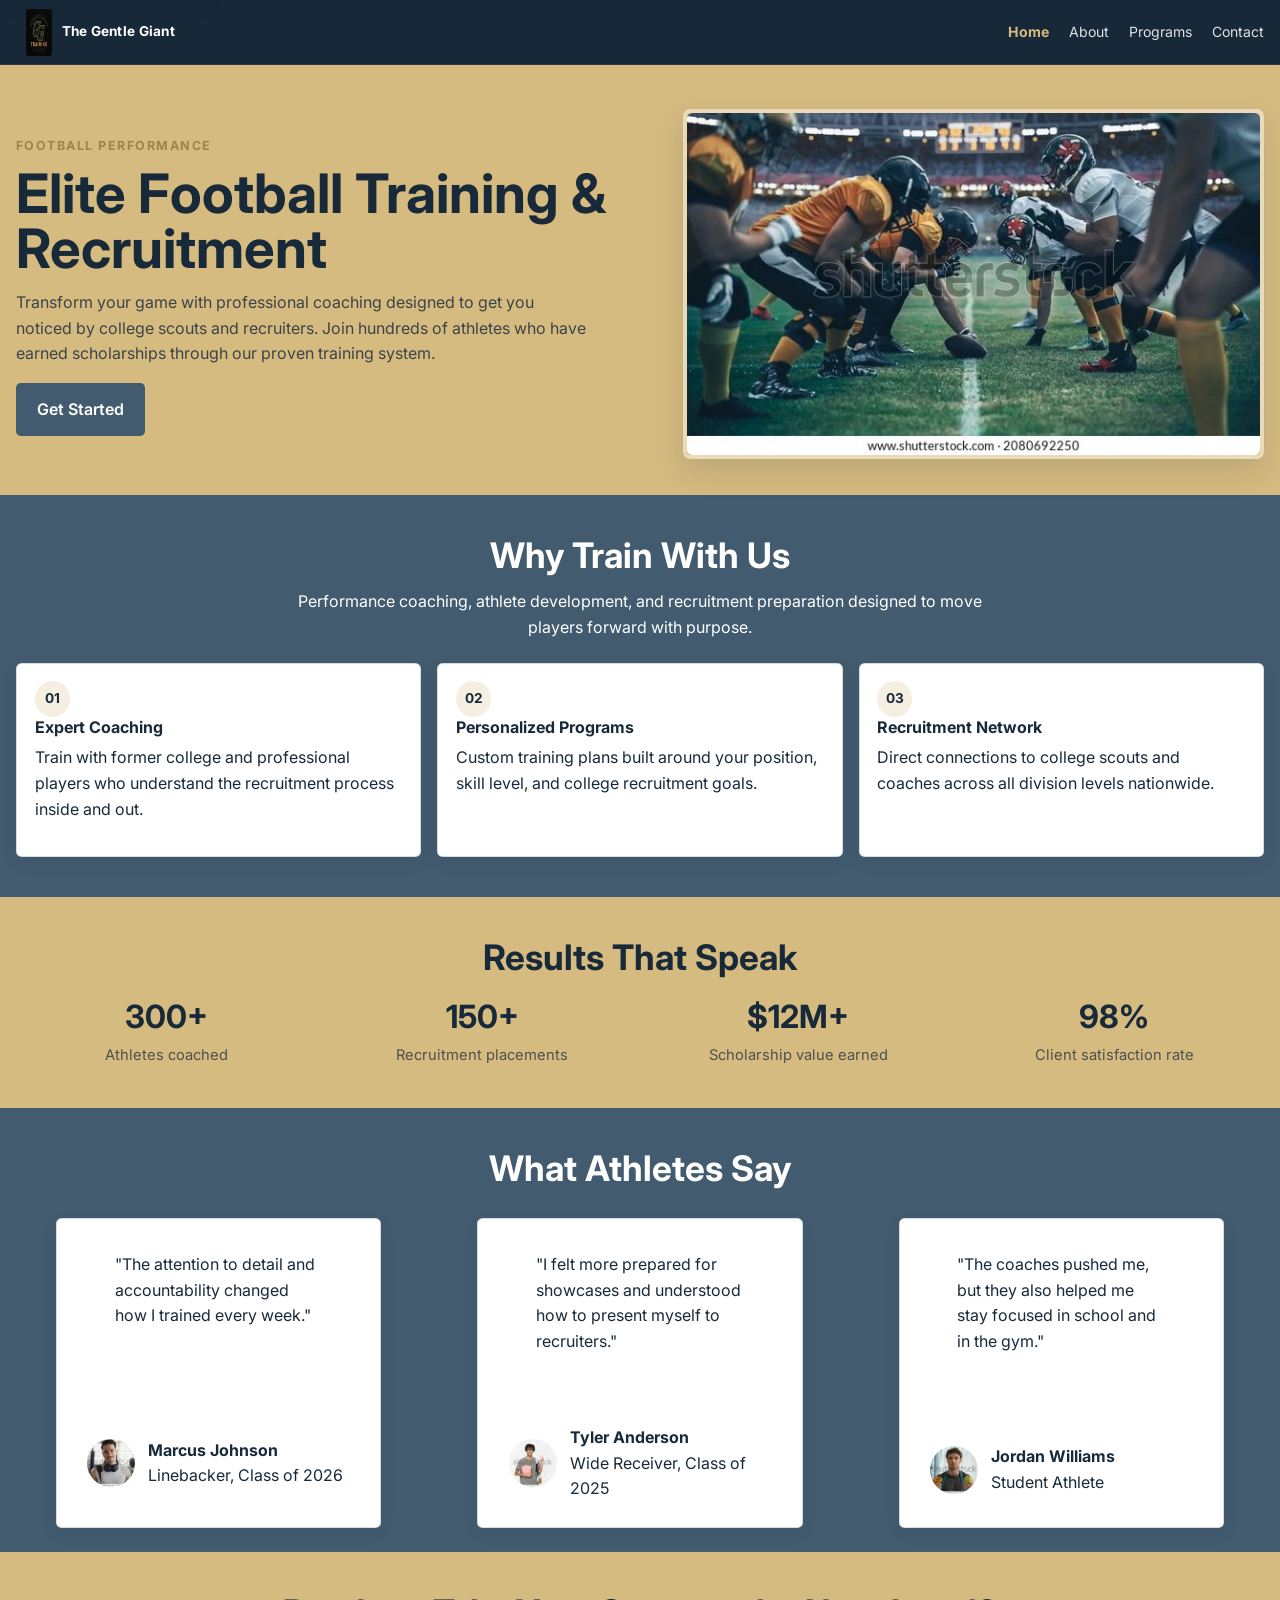
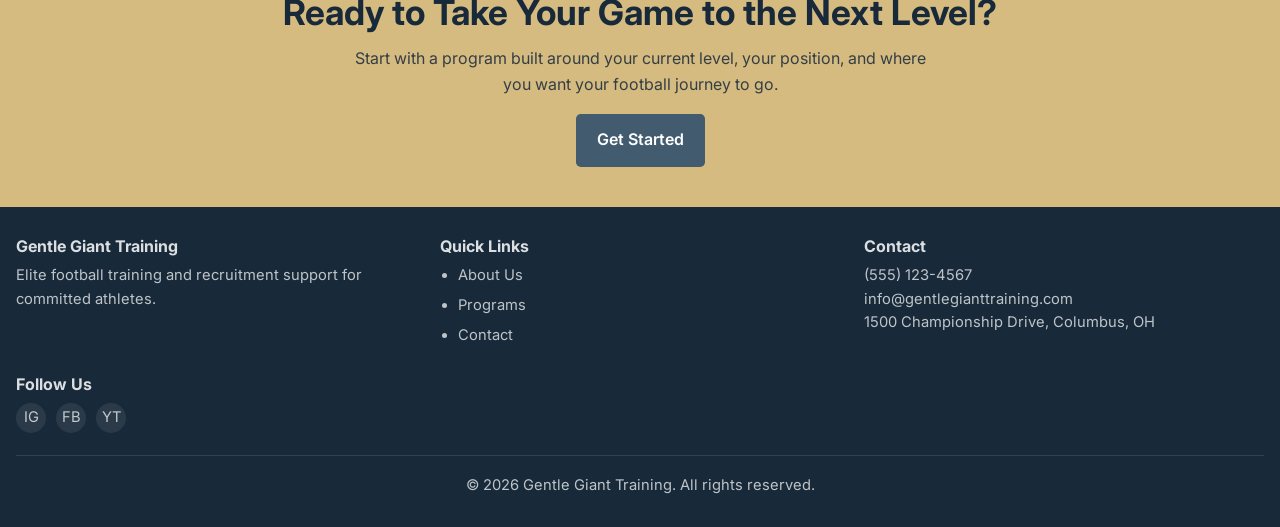
<file: index.html>
﻿<!DOCTYPE html>
<html lang="en">
<head>
  <meta charset="UTF-8">
  <meta name="viewport" content="width=device-width, initial-scale=1.0">
  <title>Gentle Giant Training | Elite Football Training &amp; Recruitment</title>
  <meta name="description" content="Gentle Giant Training helps football athletes develop speed, discipline, and recruitment-ready confidence through coaching and mentorship.">
  <link rel="preconnect" href="https://fonts.googleapis.com">
  <link rel="preconnect" href="https://fonts.gstatic.com" crossorigin>
  <link href="https://fonts.googleapis.com/css2?family=Inter:wght@400;500;600;700;800&display=swap" rel="stylesheet">
  <link rel="stylesheet" href="css/main.css">
</head>
<body>
  <!-- This skip link helps keyboard users jump right to the page content. -->
  <a class="skip-link" href="#main-content">Skip to main content</a>

  <!-- This is the top navigation that is reused on all pages. -->
  <header class="site-header">
    <div class="header-inner">
      <a class="brand" href="index.html" aria-label="Gentle Giant Training home">
        <picture>
          <source srcset="images/gentlegiantlogo-48.jpg 48w, images/gentlegiantlogo-96.jpg 96w" sizes="32px">
          <img src="images/gentlegiantlogo-48.jpg" width="48" height="47" alt="Gentle Giant Training logo">
        </picture>
        <span>The Gentle Giant</span>
      </a>
      <button class="menu-toggle" type="button" aria-expanded="false" aria-controls="site-nav" aria-label="Open site navigation">
        <span class="menu-toggle-line" aria-hidden="true"></span>
      </button>
      <nav id="site-nav" class="site-nav" aria-label="Primary navigation" data-open="false">
        <ul>
          <li><a aria-current="page" href="index.html">Home</a></li>
          <li><a href="about.html">About</a></li>
          <li><a href="programs.html">Programs</a></li>
          <li><a href="contact.html">Contact</a></li>
        </ul>
      </nav>
    </div>
  </header>

  <main id="main-content">
    <!-- This is the main hero section for the home page. -->
    <section class="hero">
      <div class="container hero-grid">
        <div class="reveal">
          <span class="eyebrow">Football Performance</span>
          <h1>Elite Football Training &amp; Recruitment</h1>
          <p class="lead">Transform your game with professional coaching designed to get you noticed by college scouts and recruiters. Join hundreds of athletes who have earned scholarships through our proven training system.</p>
          <a class="button" href="programs.html">Get Started</a>
        </div>
        <div class="hero-media reveal">
          <picture>
            <!-- The browser can pick the smaller image on smaller screens. -->
            <source media="(max-width: 480px)" srcset="images/hero-image-360.jpg" sizes="calc(100vw - 2rem)">
            <source media="(min-width: 481px)" srcset="images/hero-image-360.jpg 360w, images/hero-image-600.jpg 600w" sizes="(max-width: 768px) calc(100vw - 2rem), 44vw">
            <img src="images/hero-image-600.jpg" width="600" height="358" alt="Football players lined up on the field during practice" fetchpriority="high">
          </picture>
        </div>
      </div>
    </section>

    <!-- This section explains the main reasons someone would choose the training program. -->
    <section class="section band-dark">
      <div class="container">
        <div class="section-centered reveal">
          <h2 class="section-title">Why Train With Us</h2>
          <p class="section-intro">Performance coaching, athlete development, and recruitment preparation designed to move players forward with purpose.</p>
        </div>
        <div class="card-grid three-up">
          <article class="card feature-card reveal">
            <span class="icon-badge" aria-hidden="true">01</span>
            <h3>Expert Coaching</h3>
            <p>Train with former college and professional players who understand the recruitment process inside and out.</p>
          </article>
          <article class="card feature-card reveal">
            <span class="icon-badge" aria-hidden="true">02</span>
            <h3>Personalized Programs</h3>
            <p>Custom training plans built around your position, skill level, and college recruitment goals.</p>
          </article>
          <article class="card feature-card reveal">
            <span class="icon-badge" aria-hidden="true">03</span>
            <h3>Recruitment Network</h3>
            <p>Direct connections to college scouts and coaches across all division levels nationwide.</p>
          </article>
        </div>
      </div>
    </section>

    <!-- These stats are meant to stand out as quick proof points. -->
    <section class="section band-accent">
      <div class="container">
        <div class="section-centered reveal">
          <h2 class="section-title">Results That Speak</h2>
        </div>
        <div class="stats">
          <div class="stat reveal">
            <strong>300+</strong>
            <span>Athletes coached</span>
          </div>
          <div class="stat reveal">
            <strong>150+</strong>
            <span>Recruitment placements</span>
          </div>
          <div class="stat reveal">
            <strong>$12M+</strong>
            <span>Scholarship value earned</span>
          </div>
          <div class="stat reveal">
            <strong>98%</strong>
            <span>Client satisfaction rate</span>
          </div>
        </div>
      </div>
    </section>

    <!-- I used figure and blockquote here because these are quotes from athletes. -->
    <section class="section band-dark">
      <div class="container">
        <div class="section-centered reveal">
          <h2 class="section-title">What Athletes Say</h2>
        </div>
        <div class="card-grid three-up">
          <figure class="card testimonial-card reveal">
            <blockquote>
              <p>"The attention to detail and accountability changed how I trained every week."</p>
            </blockquote>
            <figcaption class="testimonial-meta">
              <picture>
                <source srcset="images/marcus-johnson-96.jpg 96w, images/marcus-johnson-160.jpg 160w" sizes="48px">
                <img src="images/marcus-johnson-96.jpg" width="96" height="54" alt="Portrait of athlete Marcus Johnson" loading="lazy">
              </picture>
              <span><strong>Marcus Johnson</strong><br>Linebacker, Class of 2026</span>
            </figcaption>
          </figure>
          <figure class="card testimonial-card reveal">
            <blockquote>
              <p>"I felt more prepared for showcases and understood how to present myself to recruiters."</p>
            </blockquote>
            <figcaption class="testimonial-meta">
              <picture>
                <source srcset="images/tyler-anderson-96.jpg 96w, images/tyler-anderson-160.jpg 160w" sizes="48px">
                <img src="images/tyler-anderson-96.jpg" width="96" height="67" alt="Portrait of athlete Tyler Anderson" loading="lazy">
              </picture>
              <span><strong>Tyler Anderson</strong><br>Wide Receiver, Class of 2025</span>
            </figcaption>
          </figure>
          <figure class="card testimonial-card reveal">
            <blockquote>
              <p>"The coaches pushed me, but they also helped me stay focused in school and in the gym."</p>
            </blockquote>
            <figcaption class="testimonial-meta">
              <picture>
                <source srcset="images/jordan-williams-96.jpg 96w, images/jordan-williams-160.jpg 160w" sizes="48px">
                <img src="images/jordan-williams-96.jpg" width="96" height="57" alt="Portrait of athlete Jordan Williams" loading="lazy">
              </picture>
              <span><strong>Jordan Williams</strong><br>Student Athlete</span>
            </figcaption>
          </figure>
        </div>
      </div>
    </section>

    <!-- This is the final call-to-action before the footer. -->
    <section class="section band-accent">
      <div class="container section-centered reveal">
        <h2>Ready to Take Your Game to the Next Level?</h2>
        <p class="lead" style="margin-inline:auto;">Start with a program built around your current level, your position, and where you want your football journey to go.</p>
        <a class="button" href="contact.html">Get Started</a>
      </div>
    </section>
  </main>

  <!-- This footer gives users the important links and contact details again. -->
  <footer class="footer section-tight">
    <div class="container footer-grid four-up">
      <section>
        <h2 class="visually-hidden">Company information</h2>
        <h3>Gentle Giant Training</h3>
        <p>Elite football training and recruitment support for committed athletes.</p>
      </section>
      <nav aria-label="Footer navigation">
        <h3>Quick Links</h3>
        <ul class="footer-links">
          <li><a href="about.html">About Us</a></li>
          <li><a href="programs.html">Programs</a></li>
          <li><a href="contact.html">Contact</a></li>
        </ul>
      </nav>
      <section>
        <h3>Contact</h3>
        <p><a href="tel:5551234567">(555) 123-4567</a><br><a href="mailto:info@gentlegianttraining.com">info@gentlegianttraining.com</a><br>1500 Championship Drive, Columbus, OH</p>
      </section>
      <section>
        <h3>Follow Us</h3>
        <ul class="social-list" aria-label="Social media links">
          <li><a href="#" aria-label="Instagram">IG</a></li>
          <li><a href="#" aria-label="Facebook">FB</a></li>
          <li><a href="#" aria-label="YouTube">YT</a></li>
        </ul>
      </section>
    </div>
    <div class="container copyright">
      <small>&copy; 2026 Gentle Giant Training. All rights reserved.</small>
    </div>
  </footer>

  <!-- This schema helps search engines understand the business information. -->
  <script type="application/ld+json">
    {
      "@context": "https://schema.org",
      "@type": "SportsActivityLocation",
      "name": "Gentle Giant Training",
      "description": "Elite football training and recruitment support for student athletes.",
      "telephone": "+1-555-123-4567",
      "email": "info@gentlegianttraining.com",
      "address": {
        "@type": "PostalAddress",
        "streetAddress": "1500 Championship Drive",
        "addressLocality": "Columbus",
        "addressRegion": "OH"
      }
    }
  </script>
  <script src="javascript/main.js"></script>
</body>
</html>
</file>
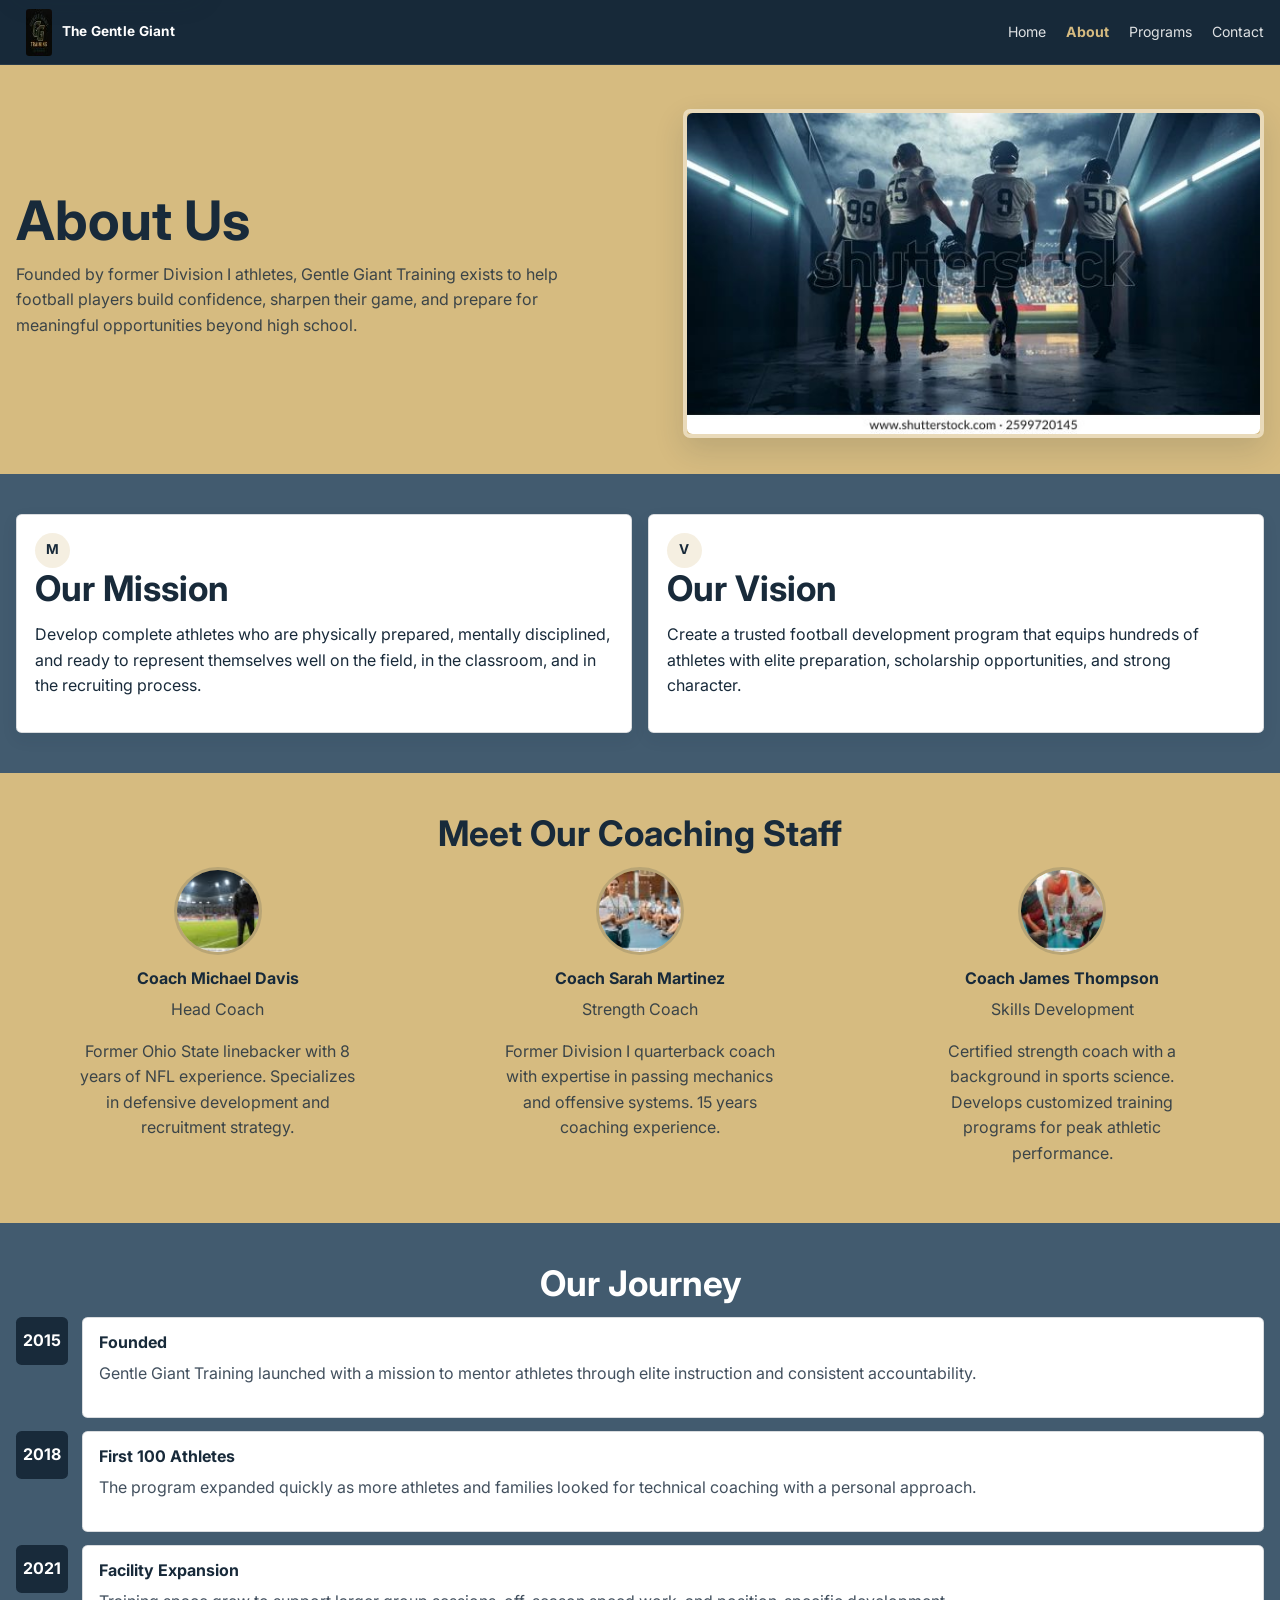
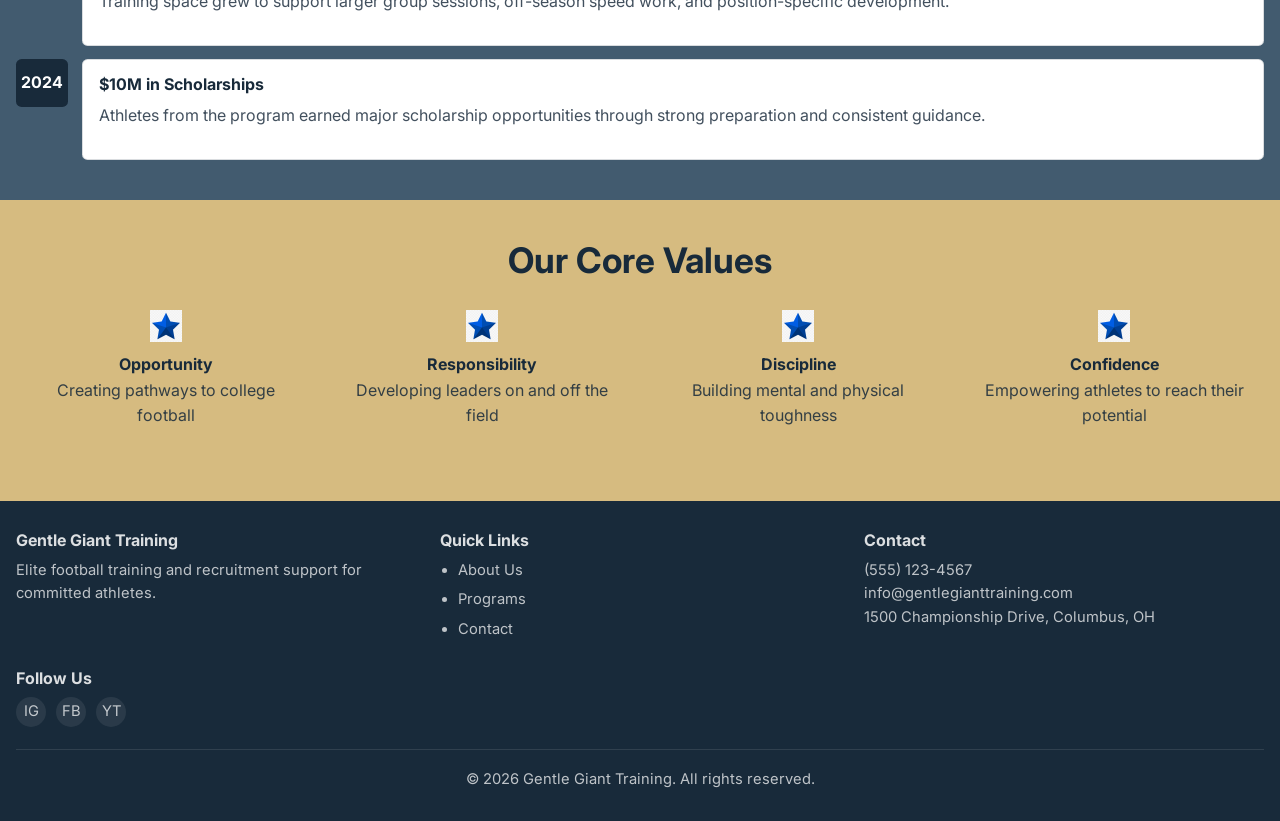
<file: about.html>
﻿<!DOCTYPE html>
<html lang="en">
<head>
  <meta charset="UTF-8">
  <meta name="viewport" content="width=device-width, initial-scale=1.0">
  <title>About Us | Gentle Giant Training</title>
  <meta name="description" content="Learn about Gentle Giant Training, our coaching mission, staff, athlete development philosophy, and core values.">
  <link rel="preconnect" href="https://fonts.googleapis.com">
  <link rel="preconnect" href="https://fonts.gstatic.com" crossorigin>
  <link href="https://fonts.googleapis.com/css2?family=Inter:wght@400;500;600;700;800&display=swap" rel="stylesheet">
  <link rel="stylesheet" href="css/main.css">
</head>
<body>
  <!-- This skip link is here so keyboard users do not have to tab through the whole menu. -->
  <a class="skip-link" href="#main-content">Skip to main content</a>

  <!-- This header is the same main navigation used across the website. -->
  <header class="site-header">
    <div class="header-inner">
      <a class="brand" href="index.html" aria-label="Gentle Giant Training home">
        <picture>
          <source srcset="images/gentlegiantlogo-48.jpg 48w, images/gentlegiantlogo-96.jpg 96w" sizes="32px">
          <img src="images/gentlegiantlogo-48.jpg" width="48" height="47" alt="Gentle Giant Training logo">
        </picture>
        <span>The Gentle Giant</span>
      </a>
      <button class="menu-toggle" type="button" aria-expanded="false" aria-controls="site-nav" aria-label="Open site navigation">
        <span class="menu-toggle-line" aria-hidden="true"></span>
      </button>
      <nav id="site-nav" class="site-nav" aria-label="Primary navigation" data-open="false">
        <ul>
          <li><a href="index.html">Home</a></li>
          <li><a aria-current="page" href="about.html">About</a></li>
          <li><a href="programs.html">Programs</a></li>
          <li><a href="contact.html">Contact</a></li>
        </ul>
      </nav>
    </div>
  </header>

  <main id="main-content">
    <!-- This hero uses the same text-and-image layout as the other main pages. -->
    <section class="hero">
      <div class="container hero-grid">
        <div class="reveal">
          <h1>About Us</h1>
          <p class="lead">Founded by former Division I athletes, Gentle Giant Training exists to help football players build confidence, sharpen their game, and prepare for meaningful opportunities beyond high school.</p>
        </div>
        <div class="hero-media reveal">
          <picture>
            <!-- These image sizes help the browser load a better file for the screen size. -->
            <source media="(max-width: 480px)" srcset="images/about-us-hero-360.jpg" sizes="calc(100vw - 2rem)">
            <source media="(min-width: 481px)" srcset="images/about-us-hero-360.jpg 360w, images/about-us-hero-600.jpg 600w" sizes="(max-width: 768px) calc(100vw - 2rem), 44vw">
            <img src="images/about-us-hero-600.jpg" width="600" height="336" alt="Football athletes walking toward the field from a tunnel before competition" fetchpriority="high">
          </picture>
        </div>
      </div>
    </section>

    <!-- These cards explain the purpose of the business. -->
    <section class="section band-dark">
      <div class="container card-grid two-up">
        <article class="card reveal">
          <span class="icon-badge" aria-hidden="true">M</span>
          <h2>Our Mission</h2>
          <p>Develop complete athletes who are physically prepared, mentally disciplined, and ready to represent themselves well on the field, in the classroom, and in the recruiting process.</p>
        </article>
        <article class="card reveal">
          <span class="icon-badge" aria-hidden="true">V</span>
          <h2>Our Vision</h2>
          <p>Create a trusted football development program that equips hundreds of athletes with elite preparation, scholarship opportunities, and strong character.</p>
        </article>
      </div>
    </section>

    <!-- This is the coach section with responsive images for each coach. -->
    <section class="section band-accent">
      <div class="container">
        <div class="section-centered reveal">
          <h2>Meet Our Coaching Staff</h2>
        </div>
        <div class="coach-grid">
          <article class="coach-card reveal">
            <picture>
              <source srcset="images/coach-1-96.jpg 96w, images/coach-1-160.jpg 160w" sizes="88px">
              <img src="images/coach-1-160.jpg" width="160" height="112" alt="Head coach Michael Davis smiling in team gear" loading="lazy">
            </picture>
            <h3>Coach Michael Davis</h3>
            <p>Head Coach</p>
            <p>Former Ohio State linebacker with 8 years of NFL experience. Specializes in defensive development and recruitment strategy.</p>
          </article>
          <article class="coach-card reveal">
            <picture>
              <source srcset="images/coach-2-96.jpg 96w, images/coach-2-160.jpg 160w" sizes="88px">
              <img src="images/coach-2-160.jpg" width="160" height="112" alt="Coach Sarah Martinez standing on the training field" loading="lazy">
            </picture>
            <h3>Coach Sarah Martinez</h3>
            <p>Strength Coach</p>
            <p>Former Division I quarterback coach with expertise in passing mechanics and offensive systems. 15 years coaching experience.</p>
          </article>
          <article class="coach-card reveal">
            <picture>
              <source srcset="images/coach-3-96.jpg 96w, images/coach-3-160.jpg 160w" sizes="88px">
              <img src="images/coach-3-160.jpg" width="160" height="112" alt="Coach James Thompson leading a football drill session" loading="lazy">
            </picture>
            <h3>Coach James Thompson</h3>
            <p>Skills Development</p>
            <p>Certified strength coach with a background in sports science. Develops customized training programs for peak athletic performance.</p>
          </article>
        </div>
      </div>
    </section>

    <!-- This timeline shows the history in order from oldest to newest. -->
    <section class="section band-dark">
      <div class="container">
        <div class="section-centered reveal">
          <h2 class="section-title">Our Journey</h2>
        </div>
        <div class="timeline">
          <article class="timeline-item reveal">
            <div class="timeline-year">2015</div>
            <div class="timeline-body">
              <h3>Founded</h3>
              <p>Gentle Giant Training launched with a mission to mentor athletes through elite instruction and consistent accountability.</p>
            </div>
          </article>
          <article class="timeline-item reveal">
            <div class="timeline-year">2018</div>
            <div class="timeline-body">
              <h3>First 100 Athletes</h3>
              <p>The program expanded quickly as more athletes and families looked for technical coaching with a personal approach.</p>
            </div>
          </article>
          <article class="timeline-item reveal">
            <div class="timeline-year">2021</div>
            <div class="timeline-body">
              <h3>Facility Expansion</h3>
              <p>Training space grew to support larger group sessions, off-season speed work, and position-specific development.</p>
            </div>
          </article>
          <article class="timeline-item reveal">
            <div class="timeline-year">2024</div>
            <div class="timeline-body">
              <h3>$10M in Scholarships</h3>
              <p>Athletes from the program earned major scholarship opportunities through strong preparation and consistent guidance.</p>
            </div>
          </article>
        </div>
      </div>
    </section>

    <!-- The blue stars are decorative icons for each core value. -->
    <section class="section band-accent">
      <div class="container">
        <div class="section-centered reveal">
          <h2>Our Core Values</h2>
        </div>
        <div class="values-grid">
          <div class="value-item reveal">
            <picture>
              <source srcset="images/blue-star-32.png 32w, images/blue-star-64.png 64w" sizes="32px">
              <img class="value-icon" src="images/blue-star-32.png" width="32" height="32" alt="" aria-hidden="true" loading="lazy">
            </picture>
            <strong>Opportunity</strong>
            <p>Creating pathways to college football</p>
          </div>
          <div class="value-item reveal">
            <picture>
              <source srcset="images/blue-star-32.png 32w, images/blue-star-64.png 64w" sizes="32px">
              <img class="value-icon" src="images/blue-star-32.png" width="32" height="32" alt="" aria-hidden="true" loading="lazy">
            </picture>
            <strong>Responsibility</strong>
            <p>Developing leaders on and off the field</p>
          </div>
          <div class="value-item reveal">
            <picture>
              <source srcset="images/blue-star-32.png 32w, images/blue-star-64.png 64w" sizes="32px">
              <img class="value-icon" src="images/blue-star-32.png" width="32" height="32" alt="" aria-hidden="true" loading="lazy">
            </picture>
            <strong>Discipline</strong>
            <p>Building mental and physical toughness</p>
          </div>
          <div class="value-item reveal">
            <picture>
              <source srcset="images/blue-star-32.png 32w, images/blue-star-64.png 64w" sizes="32px">
              <img class="value-icon" src="images/blue-star-32.png" width="32" height="32" alt="" aria-hidden="true" loading="lazy">
            </picture>
            <strong>Confidence</strong>
            <p>Empowering athletes to reach their potential</p>
          </div>
        </div>
      </div>
    </section>
  </main>

  <!-- This footer repeats useful links so visitors do not need to scroll back up. -->
  <footer class="footer section-tight">
    <div class="container footer-grid four-up">
      <section>
        <h2 class="visually-hidden">Company information</h2>
        <h3>Gentle Giant Training</h3>
        <p>Elite football training and recruitment support for committed athletes.</p>
      </section>
      <nav aria-label="Footer navigation">
        <h3>Quick Links</h3>
        <ul class="footer-links">
          <li><a href="about.html">About Us</a></li>
          <li><a href="programs.html">Programs</a></li>
          <li><a href="contact.html">Contact</a></li>
        </ul>
      </nav>
      <section>
        <h3>Contact</h3>
        <p><a href="tel:5551234567">(555) 123-4567</a><br><a href="mailto:info@gentlegianttraining.com">info@gentlegianttraining.com</a><br>1500 Championship Drive, Columbus, OH</p>
      </section>
      <section>
        <h3>Follow Us</h3>
        <ul class="social-list" aria-label="Social media links">
          <li><a href="#" aria-label="Instagram">IG</a></li>
          <li><a href="#" aria-label="Facebook">FB</a></li>
          <li><a href="#" aria-label="YouTube">YT</a></li>
        </ul>
      </section>
    </div>
    <div class="container copyright">
      <small>&copy; 2026 Gentle Giant Training. All rights reserved.</small>
    </div>
  </footer>

  <script src="javascript/main.js"></script>
</body>
</html>
</file>
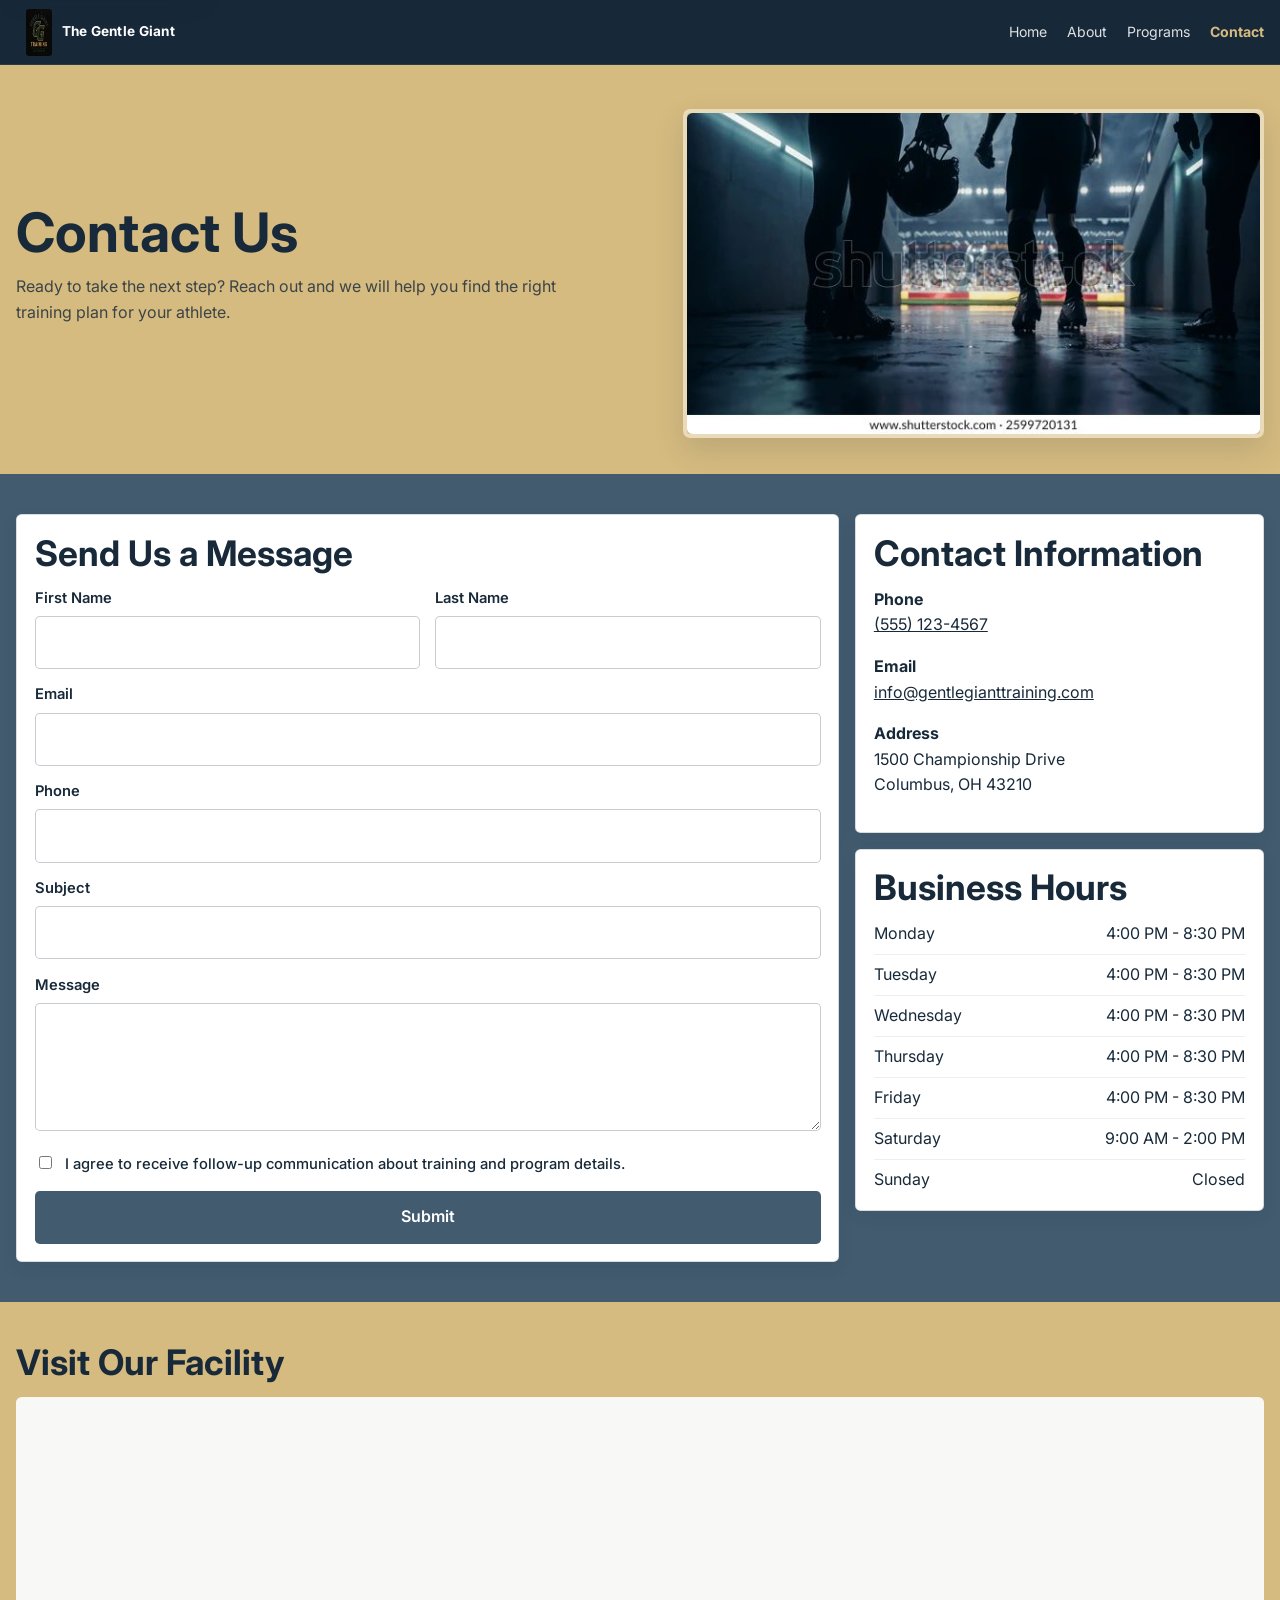
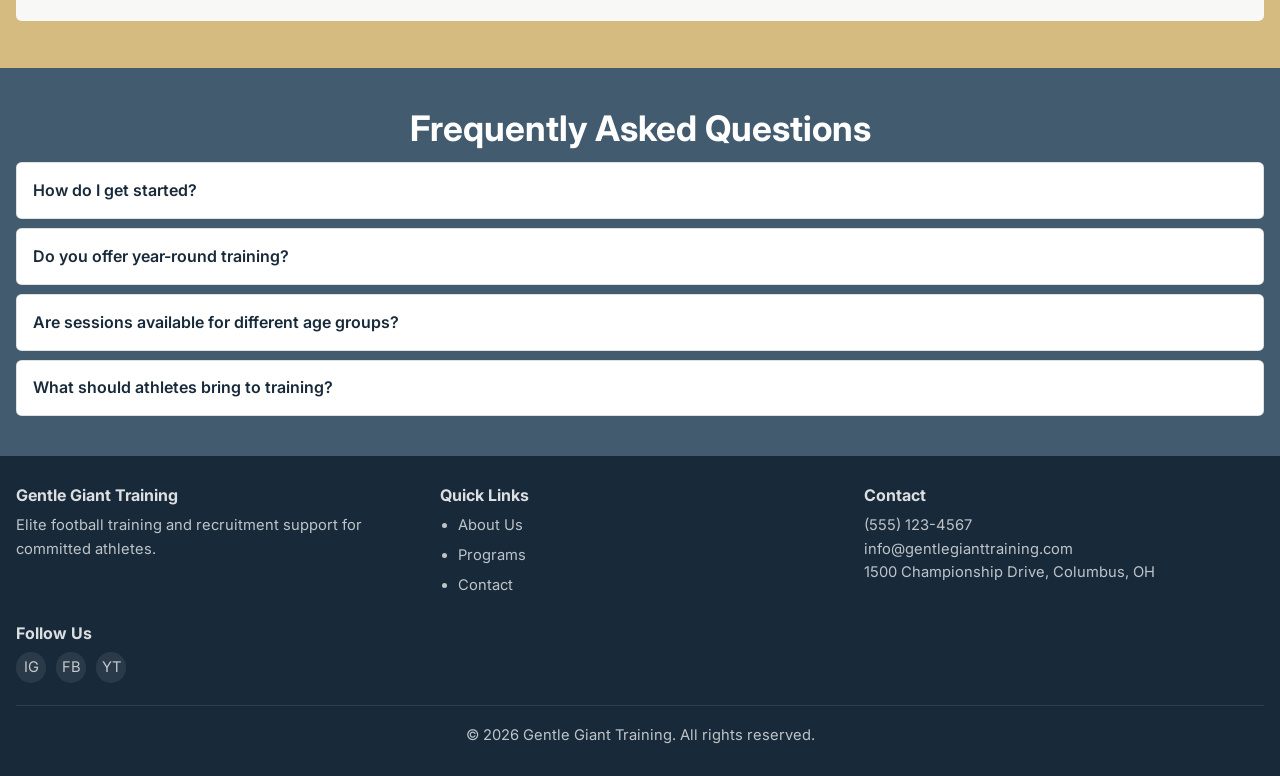
<file: contact.html>
﻿<!DOCTYPE html>
<html lang="en">
<head>
  <meta charset="UTF-8">
  <meta name="viewport" content="width=device-width, initial-scale=1.0">
  <title>Contact Us | Gentle Giant Training</title>
  <meta name="description" content="Contact Gentle Giant Training to learn more about football training, recruitment support, and athlete development programs.">
  <link rel="preconnect" href="https://fonts.googleapis.com">
  <link rel="preconnect" href="https://fonts.gstatic.com" crossorigin>
  <link href="https://fonts.googleapis.com/css2?family=Inter:wght@400;500;600;700;800&display=swap" rel="stylesheet">
  <link rel="stylesheet" href="css/main.css">
</head>
<body>
  <!-- This skip link is for accessibility and helps keyboard users skip the menu. -->
  <a class="skip-link" href="#main-content">Skip to main content</a>

  <!-- This is the main header and navigation. -->
  <header class="site-header">
    <div class="header-inner">
      <a class="brand" href="index.html" aria-label="Gentle Giant Training home">
        <picture>
          <source srcset="images/gentlegiantlogo-48.jpg 48w, images/gentlegiantlogo-96.jpg 96w" sizes="32px">
          <img src="images/gentlegiantlogo-48.jpg" width="48" height="47" alt="Gentle Giant Training logo">
        </picture>
        <span>The Gentle Giant</span>
      </a>
      <button class="menu-toggle" type="button" aria-expanded="false" aria-controls="site-nav" aria-label="Open site navigation">
        <span class="menu-toggle-line" aria-hidden="true"></span>
      </button>
      <nav id="site-nav" class="site-nav" aria-label="Primary navigation" data-open="false">
        <ul>
          <li><a href="index.html">Home</a></li>
          <li><a href="about.html">About</a></li>
          <li><a href="programs.html">Programs</a></li>
          <li><a aria-current="page" href="contact.html">Contact</a></li>
        </ul>
      </nav>
    </div>
  </header>

  <main id="main-content">
    <!-- This hero matches the other inner pages with text and an image side by side. -->
    <section class="hero">
      <div class="container hero-grid">
        <div class="reveal">
          <h1>Contact Us</h1>
          <p class="lead">Ready to take the next step? Reach out and we will help you find the right training plan for your athlete.</p>
        </div>
        <div class="hero-media reveal">
          <picture>
            <!-- The image changes size depending on the screen width. -->
            <source media="(max-width: 480px)" srcset="images/contact-us-hero-360.jpg" sizes="calc(100vw - 2rem)">
            <source media="(min-width: 481px)" srcset="images/contact-us-hero-360.jpg 360w, images/contact-us-hero-600.jpg 600w" sizes="(max-width: 768px) calc(100vw - 2rem), 44vw">
            <img src="images/contact-us-hero-600.jpg" width="600" height="336" alt="Athletes walking out toward the field, representing the next step in training" fetchpriority="high">
          </picture>
        </div>
      </div>
    </section>

    <!-- This section contains the contact form and the contact details beside it. -->
    <section class="section band-dark">
      <div class="container contact-layout">
        <div>
          <form class="card reveal" action="#" method="post">
            <!-- Labels are included so the form is easier to understand and more accessible. -->
            <h2>Send Us a Message</h2>
            <div class="form-grid">
              <div class="field-row">
                <div>
                  <label for="first-name">First Name</label>
                  <input id="first-name" name="first-name" type="text" autocomplete="given-name" required>
                </div>
                <div>
                  <label for="last-name">Last Name</label>
                  <input id="last-name" name="last-name" type="text" autocomplete="family-name" required>
                </div>
              </div>
              <div>
                <label for="email">Email</label>
                <input id="email" name="email" type="email" autocomplete="email" required>
              </div>
              <div>
                <label for="phone">Phone</label>
                <input id="phone" name="phone" type="tel" autocomplete="tel">
              </div>
              <div>
                <label for="subject">Subject</label>
                <input id="subject" name="subject" type="text" required>
              </div>
              <div>
                <label for="message">Message</label>
                <textarea id="message" name="message" required></textarea>
              </div>
              <div class="checkbox-row">
                <input id="consent" name="consent" type="checkbox">
                <label for="consent" style="margin-bottom:0; font-weight:500;">I agree to receive follow-up communication about training and program details.</label>
              </div>
              <button class="button" type="submit">Submit</button>
            </div>
          </form>
        </div>

        <aside>
          <article class="card contact-card reveal" style="margin-bottom: 1rem;">
            <h2>Contact Information</h2>
            <p><strong>Phone</strong><br><a href="tel:5551234567">(555) 123-4567</a></p>
            <p><strong>Email</strong><br><a href="mailto:info@gentlegianttraining.com">info@gentlegianttraining.com</a></p>
            <p><strong>Address</strong><br>1500 Championship Drive<br>Columbus, OH 43210</p>
          </article>
          <article class="card contact-card reveal">
            <h2>Business Hours</h2>
            <div class="hours-list" aria-label="Business hours">
              <div class="hours-item"><span>Monday</span><span>4:00 PM - 8:30 PM</span></div>
              <div class="hours-item"><span>Tuesday</span><span>4:00 PM - 8:30 PM</span></div>
              <div class="hours-item"><span>Wednesday</span><span>4:00 PM - 8:30 PM</span></div>
              <div class="hours-item"><span>Thursday</span><span>4:00 PM - 8:30 PM</span></div>
              <div class="hours-item"><span>Friday</span><span>4:00 PM - 8:30 PM</span></div>
              <div class="hours-item"><span>Saturday</span><span>9:00 AM - 2:00 PM</span></div>
              <div class="hours-item"><span>Sunday</span><span>Closed</span></div>
            </div>
          </article>
        </aside>
      </div>
    </section>

    <!-- This map helps visitors find the facility location. -->
    <section class="section band-accent">
      <div class="container reveal">
        <h2>Visit Our Facility</h2>
        <iframe class="map-frame" title="Map showing Gentle Giant Training in Columbus, Ohio" src="https://maps.google.com/maps?q=1500%20Championship%20Drive%20Columbus%20OH&t=&z=13&ie=UTF8&iwloc=&output=embed" loading="lazy" referrerpolicy="no-referrer-when-downgrade"></iframe>
      </div>
    </section>

    <!-- I used details/summary so the FAQ works without extra JavaScript. -->
    <section class="section band-dark">
      <div class="container">
        <div class="section-centered reveal">
          <h2 class="section-title">Frequently Asked Questions</h2>
        </div>
        <div class="faq-list">
          <details class="faq-item reveal">
            <summary>How do I get started?</summary>
            <p>Contact us through the form above and we will recommend a starting program based on age, position, and current experience.</p>
          </details>
          <details class="faq-item reveal">
            <summary>Do you offer year-round training?</summary>
            <p>Yes. Athletes can train in season, off season, or during specific recruiting and combine prep windows.</p>
          </details>
          <details class="faq-item reveal">
            <summary>Are sessions available for different age groups?</summary>
            <p>Programs are designed for youth, high school, and advanced athletes who need position-specific support.</p>
          </details>
          <details class="faq-item reveal">
            <summary>What should athletes bring to training?</summary>
            <p>Bring cleats, athletic wear, water, and any position-specific gear that you use during practice or games.</p>
          </details>
        </div>
      </div>
    </section>
  </main>

  <!-- This footer gives quick links and contact info again. -->
  <footer class="footer section-tight">
    <div class="container footer-grid four-up">
      <section>
        <h2 class="visually-hidden">Company information</h2>
        <h3>Gentle Giant Training</h3>
        <p>Elite football training and recruitment support for committed athletes.</p>
      </section>
      <nav aria-label="Footer navigation">
        <h3>Quick Links</h3>
        <ul class="footer-links">
          <li><a href="about.html">About Us</a></li>
          <li><a href="programs.html">Programs</a></li>
          <li><a href="contact.html">Contact</a></li>
        </ul>
      </nav>
      <section>
        <h3>Contact</h3>
        <p><a href="tel:5551234567">(555) 123-4567</a><br><a href="mailto:info@gentlegianttraining.com">info@gentlegianttraining.com</a><br>1500 Championship Drive, Columbus, OH</p>
      </section>
      <section>
        <h3>Follow Us</h3>
        <ul class="social-list" aria-label="Social media links">
          <li><a href="#" aria-label="Instagram">IG</a></li>
          <li><a href="#" aria-label="Facebook">FB</a></li>
          <li><a href="#" aria-label="YouTube">YT</a></li>
        </ul>
      </section>
    </div>
    <div class="container copyright">
      <small>&copy; 2026 Gentle Giant Training. All rights reserved.</small>
    </div>
  </footer>

  <!-- This schema is here to describe the contact page to search engines. -->
  <script type="application/ld+json">
    {
      "@context": "https://schema.org",
      "@type": "ContactPage",
      "name": "Contact Gentle Giant Training",
      "mainEntity": {
        "@type": "SportsActivityLocation",
        "name": "Gentle Giant Training",
        "telephone": "+1-555-123-4567",
        "email": "info@gentlegianttraining.com"
      }
    }
  </script>
  <script src="javascript/main.js"></script>
</body>
</html>
</file>
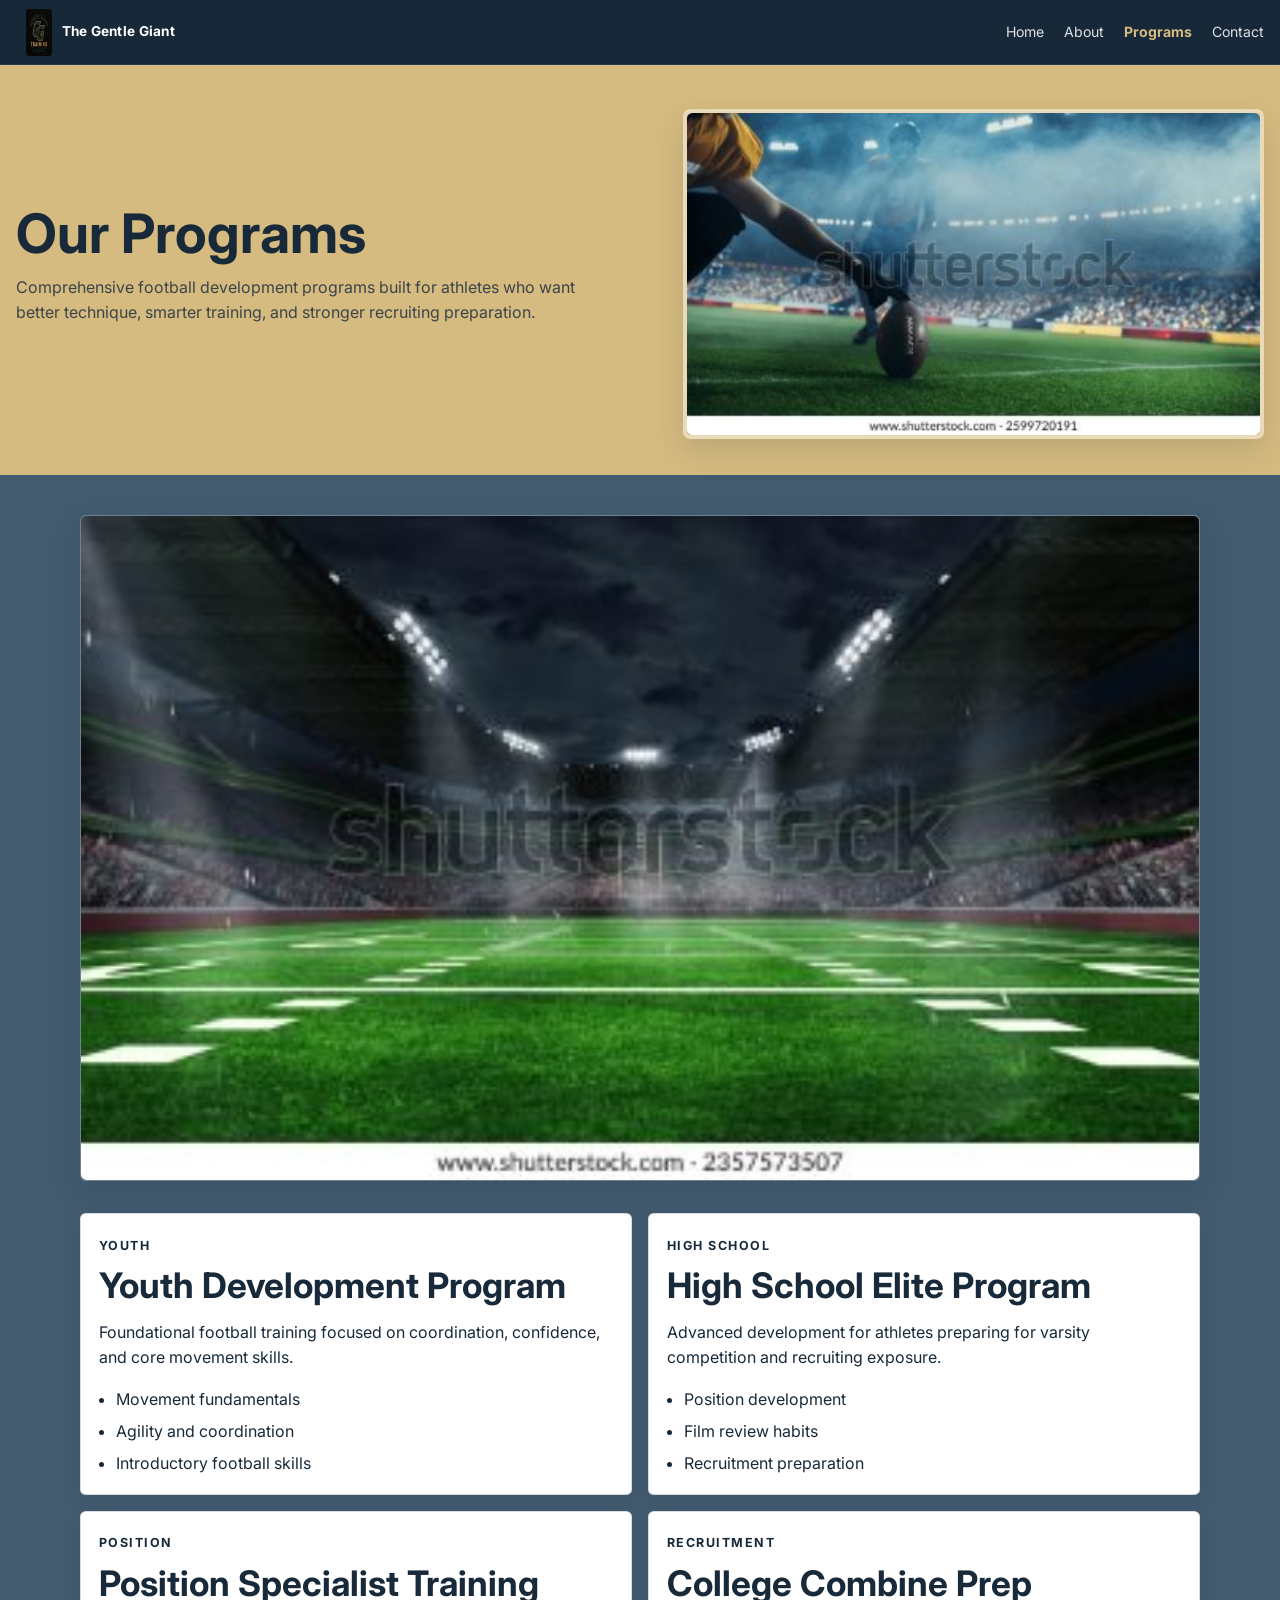
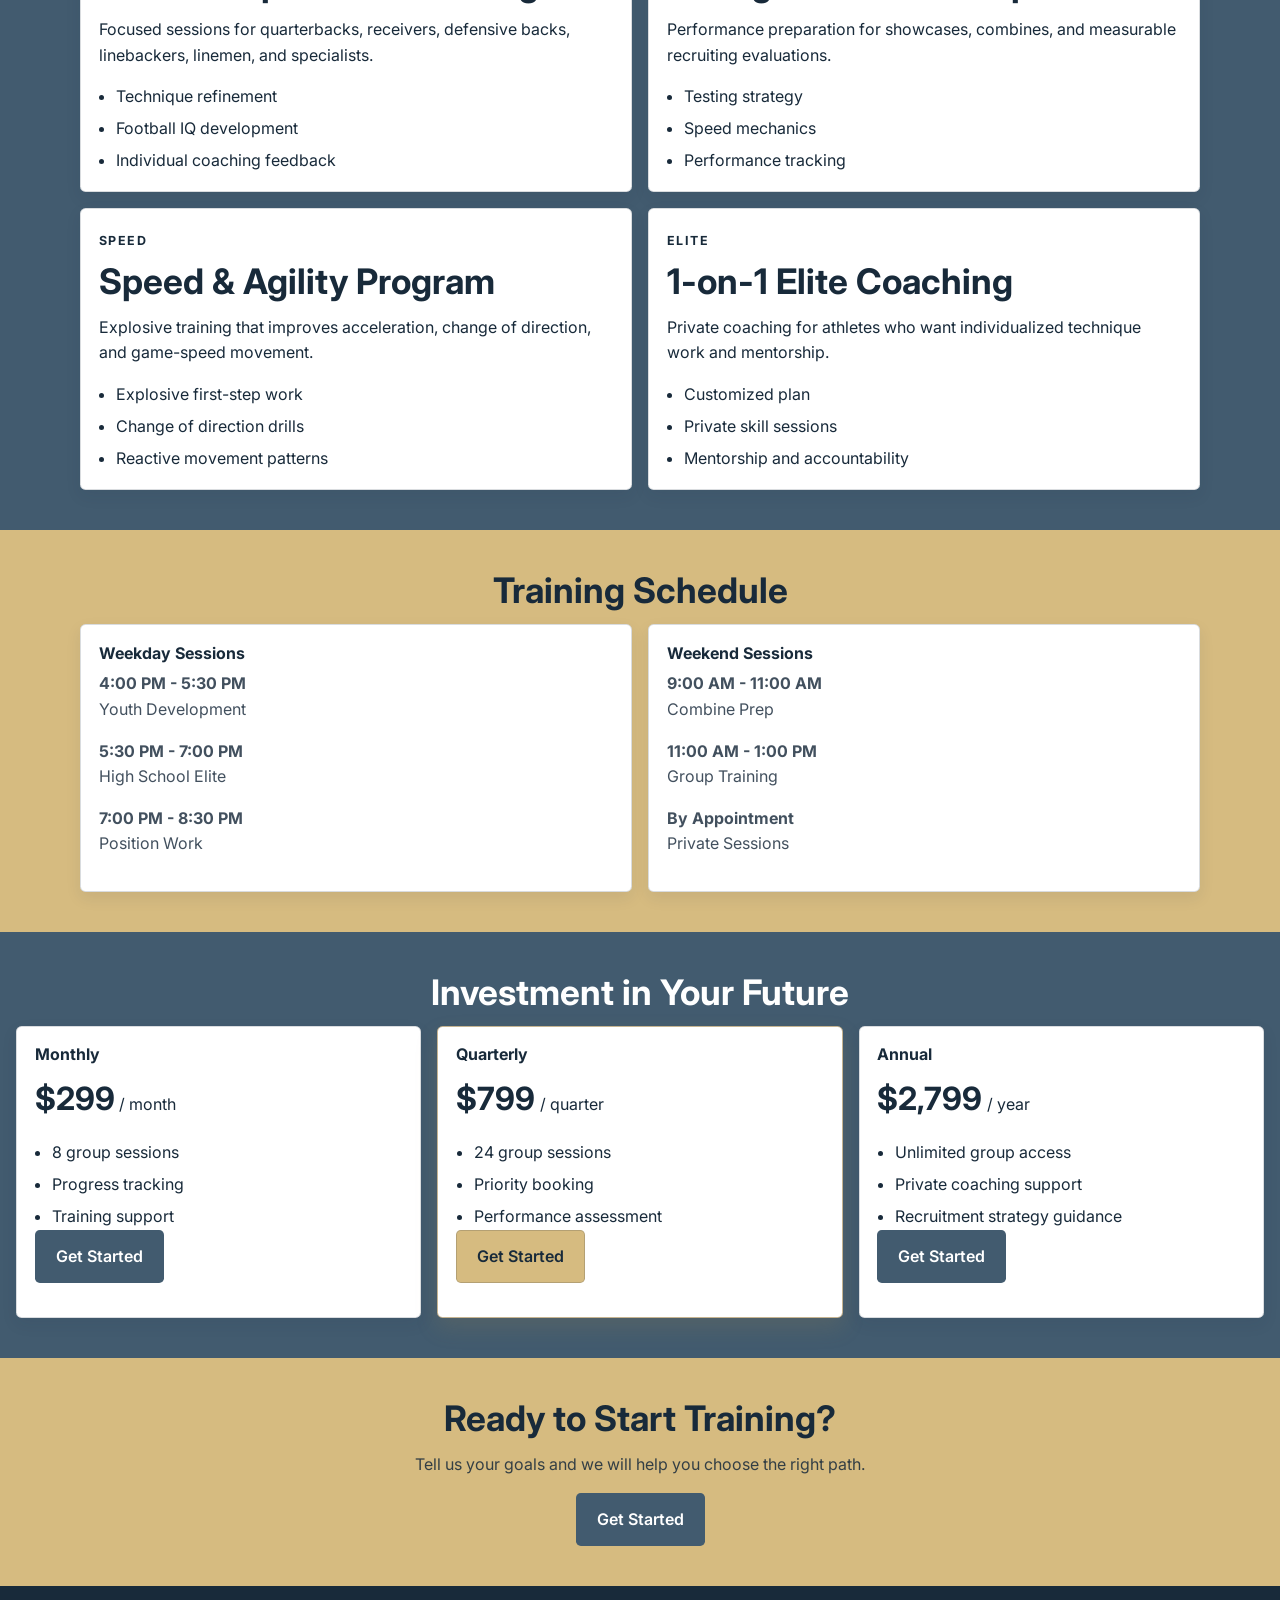
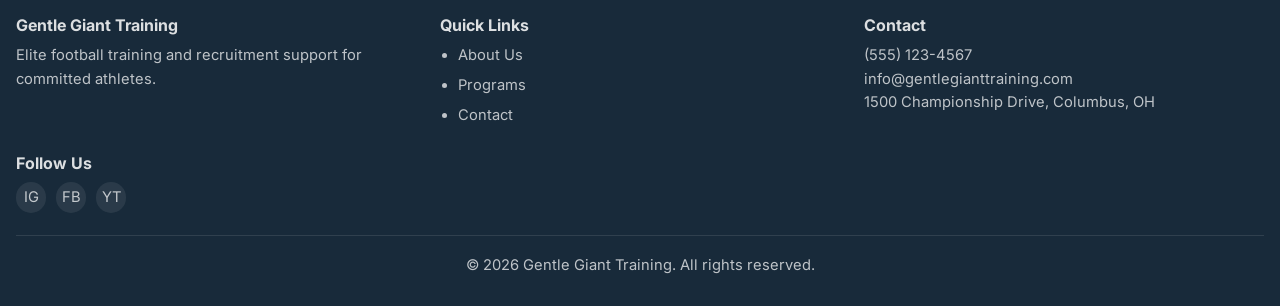
<file: programs.html>
﻿<!DOCTYPE html>
<html lang="en">
<head>
  <meta charset="UTF-8">
  <meta name="viewport" content="width=device-width, initial-scale=1.0">
  <title>Programs | Gentle Giant Training</title>
  <meta name="description" content="Explore football development programs, training schedules, and pricing from Gentle Giant Training.">
  <link rel="preconnect" href="https://fonts.googleapis.com">
  <link rel="preconnect" href="https://fonts.gstatic.com" crossorigin>
  <link href="https://fonts.googleapis.com/css2?family=Inter:wght@400;500;600;700;800&display=swap" rel="stylesheet">
  <link rel="stylesheet" href="css/main.css">
</head>
<body>
  <!-- This skip link makes the page easier to use with a keyboard. -->
  <a class="skip-link" href="#main-content">Skip to main content</a>

  <!-- This is the shared site header and menu. -->
  <header class="site-header">
    <div class="header-inner">
      <a class="brand" href="index.html" aria-label="Gentle Giant Training home">
        <picture>
          <source srcset="images/gentlegiantlogo-48.jpg 48w, images/gentlegiantlogo-96.jpg 96w" sizes="32px">
          <img src="images/gentlegiantlogo-48.jpg" width="48" height="47" alt="Gentle Giant Training logo">
        </picture>
        <span>The Gentle Giant</span>
      </a>
      <button class="menu-toggle" type="button" aria-expanded="false" aria-controls="site-nav" aria-label="Open site navigation">
        <span class="menu-toggle-line" aria-hidden="true"></span>
      </button>
      <nav id="site-nav" class="site-nav" aria-label="Primary navigation" data-open="false">
        <ul>
          <li><a href="index.html">Home</a></li>
          <li><a href="about.html">About</a></li>
          <li><a aria-current="page" href="programs.html">Programs</a></li>
          <li><a href="contact.html">Contact</a></li>
        </ul>
      </nav>
    </div>
  </header>

  <main id="main-content">
    <!-- This hero introduces the programs page and uses a responsive image. -->
    <section class="hero">
      <div class="container hero-grid">
        <div class="reveal">
          <h1>Our Programs</h1>
          <p class="lead">Comprehensive football development programs built for athletes who want better technique, smarter training, and stronger recruiting preparation.</p>
        </div>
        <div class="hero-media reveal">
          <picture>
            <!-- I made two image sizes so small screens do not need the bigger file. -->
            <source media="(max-width: 480px)" srcset="images/our-programs-hero-360.jpg" sizes="calc(100vw - 2rem)">
            <source media="(min-width: 481px)" srcset="images/our-programs-hero-360.jpg 360w, images/our-programs-hero-600.jpg 600w" sizes="(max-width: 768px) calc(100vw - 2rem), 44vw">
            <img src="images/our-programs-hero-600.jpg" width="600" height="336" alt="Football athlete training on a field for program development" fetchpriority="high">
          </picture>
        </div>
      </div>
    </section>

    <!-- This section matches the mockup with the field image first and the program cards underneath. -->
    <section class="section band-dark">
      <div class="container">
        <div class="image-panel program-visual reveal">
          <picture>
            <!-- The field image is below the hero, so it can lazy load. -->
            <source media="(max-width: 480px)" srcset="images/football-field-360.jpg" sizes="calc(100vw - 2rem)">
            <source media="(min-width: 481px)" srcset="images/football-field-360.jpg 360w, images/football-field-600.jpg 600w" sizes="(max-width: 768px) calc(100vw - 2rem), 70rem">
            <img src="images/football-field-600.jpg" width="600" height="357" alt="Overhead view of a football field used for training and competition" loading="lazy">
          </picture>
        </div>
        <div class="card-grid two-up programs-grid">
          <article class="card program-card reveal">
            <span class="eyebrow">Youth</span>
            <h2>Youth Development Program</h2>
            <p>Foundational football training focused on coordination, confidence, and core movement skills.</p>
            <ul class="checklist">
              <li>Movement fundamentals</li>
              <li>Agility and coordination</li>
              <li>Introductory football skills</li>
            </ul>
          </article>
          <article class="card program-card reveal">
            <span class="eyebrow">High School</span>
            <h2>High School Elite Program</h2>
            <p>Advanced development for athletes preparing for varsity competition and recruiting exposure.</p>
            <ul class="checklist">
              <li>Position development</li>
              <li>Film review habits</li>
              <li>Recruitment preparation</li>
            </ul>
          </article>
          <article class="card program-card reveal">
            <span class="eyebrow">Position</span>
            <h2>Position Specialist Training</h2>
            <p>Focused sessions for quarterbacks, receivers, defensive backs, linebackers, linemen, and specialists.</p>
            <ul class="checklist">
              <li>Technique refinement</li>
              <li>Football IQ development</li>
              <li>Individual coaching feedback</li>
            </ul>
          </article>
          <article class="card program-card reveal">
            <span class="eyebrow">Recruitment</span>
            <h2>College Combine Prep</h2>
            <p>Performance preparation for showcases, combines, and measurable recruiting evaluations.</p>
            <ul class="checklist">
              <li>Testing strategy</li>
              <li>Speed mechanics</li>
              <li>Performance tracking</li>
            </ul>
          </article>
          <article class="card program-card reveal">
            <span class="eyebrow">Speed</span>
            <h2>Speed &amp; Agility Program</h2>
            <p>Explosive training that improves acceleration, change of direction, and game-speed movement.</p>
            <ul class="checklist">
              <li>Explosive first-step work</li>
              <li>Change of direction drills</li>
              <li>Reactive movement patterns</li>
            </ul>
          </article>
          <article class="card program-card reveal">
            <span class="eyebrow">Elite</span>
            <h2>1-on-1 Elite Coaching</h2>
            <p>Private coaching for athletes who want individualized technique work and mentorship.</p>
            <ul class="checklist">
              <li>Customized plan</li>
              <li>Private skill sessions</li>
              <li>Mentorship and accountability</li>
            </ul>
          </article>
        </div>
      </div>
    </section>

    <!-- This schedule section is separate so it can have the gold background from the mockup. -->
    <section class="section band-accent">
      <div class="container">
        <div class="section-centered reveal">
          <h2 class="section-title">Training Schedule</h2>
        </div>
        <div class="card-grid schedule-grid">
          <section class="card schedule-card reveal">
            <h3>Weekday Sessions</h3>
            <p><strong>4:00 PM - 5:30 PM</strong><br>Youth Development</p>
            <p><strong>5:30 PM - 7:00 PM</strong><br>High School Elite</p>
            <p><strong>7:00 PM - 8:30 PM</strong><br>Position Work</p>
          </section>
          <section class="card schedule-card reveal">
            <h3>Weekend Sessions</h3>
            <p><strong>9:00 AM - 11:00 AM</strong><br>Combine Prep</p>
            <p><strong>11:00 AM - 1:00 PM</strong><br>Group Training</p>
            <p><strong>By Appointment</strong><br>Private Sessions</p>
          </section>
        </div>
      </div>
    </section>

    <!-- These pricing cards show the three main payment options. -->
    <section class="section band-dark">
      <div class="container">
        <div class="section-centered reveal">
          <h2 class="section-title">Investment in Your Future</h2>
        </div>
        <div class="pricing-grid">
          <article class="card pricing-card reveal">
            <div>
              <h3>Monthly</h3>
              <div class="price"><strong>$299</strong><span>/ month</span></div>
              <ul class="checklist">
                <li>8 group sessions</li>
                <li>Progress tracking</li>
                <li>Training support</li>
              </ul>
            </div>
            <p><a class="button" href="contact.html">Get Started</a></p>
          </article>
          <article class="card pricing-card featured reveal">
            <div>
              <h3>Quarterly</h3>
              <div class="price"><strong>$799</strong><span>/ quarter</span></div>
              <ul class="checklist">
                <li>24 group sessions</li>
                <li>Priority booking</li>
                <li>Performance assessment</li>
              </ul>
            </div>
            <p><a class="button button-secondary" href="contact.html">Get Started</a></p>
          </article>
          <article class="card pricing-card reveal">
            <div>
              <h3>Annual</h3>
              <div class="price"><strong>$2,799</strong><span>/ year</span></div>
              <ul class="checklist">
                <li>Unlimited group access</li>
                <li>Private coaching support</li>
                <li>Recruitment strategy guidance</li>
              </ul>
            </div>
            <p><a class="button" href="contact.html">Get Started</a></p>
          </article>
        </div>
      </div>
    </section>

    <!-- This CTA gives users one more clear place to start. -->
    <section class="section band-accent">
      <div class="container section-centered reveal">
        <h2>Ready to Start Training?</h2>
        <p class="lead" style="margin-inline:auto;">Tell us your goals and we will help you choose the right path.</p>
        <a class="button" href="contact.html">Get Started</a>
      </div>
    </section>
  </main>

  <!-- This footer is shared with the other pages. -->
  <footer class="footer section-tight">
    <div class="container footer-grid four-up">
      <section>
        <h2 class="visually-hidden">Company information</h2>
        <h3>Gentle Giant Training</h3>
        <p>Elite football training and recruitment support for committed athletes.</p>
      </section>
      <nav aria-label="Footer navigation">
        <h3>Quick Links</h3>
        <ul class="footer-links">
          <li><a href="about.html">About Us</a></li>
          <li><a href="programs.html">Programs</a></li>
          <li><a href="contact.html">Contact</a></li>
        </ul>
      </nav>
      <section>
        <h3>Contact</h3>
        <p><a href="tel:5551234567">(555) 123-4567</a><br><a href="mailto:info@gentlegianttraining.com">info@gentlegianttraining.com</a><br>1500 Championship Drive, Columbus, OH</p>
      </section>
      <section>
        <h3>Follow Us</h3>
        <ul class="social-list" aria-label="Social media links">
          <li><a href="#" aria-label="Instagram">IG</a></li>
          <li><a href="#" aria-label="Facebook">FB</a></li>
          <li><a href="#" aria-label="YouTube">YT</a></li>
        </ul>
      </section>
    </div>
    <div class="container copyright">
      <small>&copy; 2026 Gentle Giant Training. All rights reserved.</small>
    </div>
  </footer>

  <script src="javascript/main.js"></script>
</body>
</html>
</file>
<file: css/main.css>
:root {
  /* I put the main site colours here so they are easier to reuse. */
  --primary: #182A3A;
  --secondary: #425B6F;
  --accent: #D6BB80;
  --accent-dark: #A08348;
  --white: #FFFFFF;
  --muted: #7A7E74;
  --surface: #F8F8F6;
  --border: rgba(24, 42, 58, 0.16);
  --shadow: 0 12px 30px rgba(24, 42, 58, 0.14);
  --radius: 0.35rem;
  --container: min(92rem, calc(100% - 2rem));
}

*,
*::before,
*::after {
  /* This makes padding and borders easier to work with. */
  box-sizing: border-box;
}

html {
  scroll-behavior: smooth;
}

body {
  /* This sets up the main font and base page colours. */
  margin: 0;
  font-family: "Inter", sans-serif;
  background: var(--primary);
  color: var(--primary);
  line-height: 1.6;
}

img {
  /* This keeps images from overflowing their containers. */
  display: block;
  max-width: 100%;
}

picture {
  /* This lets picture tags act like the image inside them in most places. */
  display: contents;
}

.hero-media picture,
.image-panel picture {
  display: block;
  width: 100%;
  height: 100%;
}

a {
  color: inherit;
}

a:hover {
  color: var(--accent-dark);
}

:focus-visible {
  /* This makes keyboard focus easier to see. */
  outline: 3px solid var(--accent-dark);
  outline-offset: 3px;
}

.visually-hidden {
  /* This hides text visually but still lets screen readers read it. */
  position: absolute;
  width: 1px;
  height: 1px;
  padding: 0;
  margin: -1px;
  overflow: hidden;
  clip: rect(0, 0, 0, 0);
  white-space: nowrap;
  border: 0;
}

.skip-link {
  /* The skip link is hidden until it gets keyboard focus. */
  position: absolute;
  left: 1rem;
  top: -4rem;
  z-index: 1000;
  padding: 0.75rem 1rem;
  background: var(--white);
  color: var(--primary);
  border-radius: var(--radius);
  text-decoration: none;
  box-shadow: var(--shadow);
}

.skip-link:focus {
  top: 1rem;
}

.site-header {
  /* This keeps the menu at the top while scrolling. */
  position: sticky;
  top: 0;
  z-index: 20;
  background: rgba(24, 42, 58, 0.98);
  border-bottom: 1px solid rgba(255, 255, 255, 0.08);
}

.header-inner,
.container {
  /* This gives the content a max width and keeps it centered. */
  width: var(--container);
  margin: 0 auto;
}

.header-inner {
  display: flex;
  align-items: center;
  justify-content: space-between;
  gap: 1rem;
  min-height: 4rem;
}

.brand {
  display: inline-flex;
  align-items: center;
  gap: 0.6rem;
  text-decoration: none;
  font-size: 0.85rem;
  font-weight: 700;
  letter-spacing: 0.02em;
  color: var(--white);
}

.brand img {
  width: 1.65rem;
  border-radius: 0.2rem;
}

.menu-toggle {
  /* This is the mobile menu button. */
  display: inline-flex;
  align-items: center;
  justify-content: center;
  width: 2.75rem;
  height: 2.75rem;
  padding: 0;
  border: 1px solid rgba(255, 255, 255, 0.22);
  border-radius: var(--radius);
  background: transparent;
  color: var(--white);
}

.menu-toggle-line {
  display: block;
  width: 1.25rem;
  height: 2px;
  background: currentColor;
  position: relative;
}

.menu-toggle-line::before,
.menu-toggle-line::after {
  content: "";
  position: absolute;
  left: 0;
  width: 1.25rem;
  height: 2px;
  background: currentColor;
}

.menu-toggle-line::before {
  top: -0.35rem;
}

.menu-toggle-line::after {
  top: 0.35rem;
}

.site-nav {
  /* On small screens the menu starts hidden and opens with JavaScript. */
  position: absolute;
  top: calc(100% + 1px);
  left: 0;
  right: 0;
  background: var(--primary);
  border-bottom: 1px solid rgba(255, 255, 255, 0.08);
  display: none;
}

.site-nav[data-open="true"] {
  display: block;
}

.site-nav ul {
  list-style: none;
  margin: 0;
  padding: 0.5rem 1rem 1rem;
}

.site-nav a {
  display: block;
  padding: 0.75rem 0;
  font-size: 0.92rem;
  text-decoration: none;
  color: rgba(255, 255, 255, 0.86);
}

.site-nav a[aria-current="page"] {
  font-weight: 700;
  color: var(--accent);
}

.hero,
.hero-banner,
.band-accent {
  /* Gold sections use the accent colour from the palette. */
  background: var(--accent);
}

.band-dark {
  /* Dark sections use the blue-gray colour. */
  background: var(--secondary);
  color: var(--white);
}

.band-dark h1,
.band-dark h2,
.band-dark h3,
.band-dark h4,
.band-dark p,
.band-dark li,
.band-dark summary,
.band-dark label,
.band-dark strong,
.band-dark span {
  color: inherit;
}

.footer {
  background: var(--primary);
  color: rgba(255, 255, 255, 0.85);
}

.hero {
  /* This is the main top section spacing. */
  padding: 2.75rem 0 2.25rem;
}

.hero-grid {
  /* This stacks on mobile and becomes two columns on desktop. */
  display: grid;
  gap: 1.5rem;
  align-items: center;
}

.eyebrow {
  display: inline-block;
  margin-bottom: 0.6rem;
  font-size: 0.78rem;
  font-weight: 700;
  text-transform: uppercase;
  letter-spacing: 0.12em;
  color: var(--accent-dark);
}

h1,
h2,
h3,
h4,
p {
  margin-top: 0;
}

h1 {
  margin-bottom: 0.85rem;
  font-size: clamp(2rem, 5vw, 3.4rem);
  line-height: 1.02;
}

h2 {
  margin-bottom: 0.85rem;
  font-size: clamp(1.45rem, 3vw, 2.2rem);
  line-height: 1.15;
}

h3 {
  margin-bottom: 0.55rem;
  font-size: 1rem;
  line-height: 1.25;
}

.lead {
  max-width: 36rem;
  color: rgba(24, 42, 58, 0.82);
}

.band-dark .lead {
  color: rgba(255, 255, 255, 0.86);
}

.section {
  padding: 2.5rem 0;
}

.section-tight {
  padding: 1.8rem 0;
}

.section-title,
.section-intro,
.section-centered {
  text-align: center;
}

.section-intro {
  max-width: 44rem;
  margin: 0 auto 1.4rem;
  color: rgba(255, 255, 255, 0.82);
}

.band-accent .section-intro,
.band-accent .section-title {
  color: var(--primary);
}

.band-accent p,
.band-accent li,
.band-accent label,
.band-accent summary {
  color: rgba(24, 42, 58, 0.86);
}

.button,
button,
input,
textarea,
summary {
  font: inherit;
}

.button {
  /* This is the main button style used across the site. */
  display: inline-flex;
  align-items: center;
  justify-content: center;
  min-width: 8rem;
  padding: 0.8rem 1.25rem;
  border: 1px solid transparent;
  border-radius: 0.3rem;
  background: var(--secondary);
  color: var(--white);
  text-decoration: none;
  font-weight: 600;
  transition: transform 180ms ease, background-color 180ms ease, border-color 180ms ease;
}

.button:hover,
.button:focus-visible {
  background: var(--primary);
  color: var(--white);
  transform: translateY(-1px);
}

.button-secondary {
  background: var(--accent);
  color: var(--primary);
  border-color: rgba(24, 42, 58, 0.18);
}

.button-secondary:hover,
.button-secondary:focus-visible {
  background: var(--accent-dark);
  color: var(--white);
}

.card-grid {
  /* This grid is reused for card layouts. */
  display: grid;
  gap: 1rem;
}

.card {
  /* Cards stay white so they stand out on both gold and dark sections. */
  background: var(--white);
  border: 1px solid var(--border);
  border-radius: var(--radius);
  padding: 1.1rem;
  box-shadow: 0 6px 16px rgba(24, 42, 58, 0.08);
  color: var(--primary);
}

.band-dark .card,
.band-dark .card h1,
.band-dark .card h2,
.band-dark .card h3,
.band-dark .card h4,
.band-dark .card p,
.band-dark .card li,
.band-dark .card summary,
.band-dark .card label,
.band-dark .card strong,
.band-dark .card span {
  color: var(--primary);
}

.feature-card,
.program-card,
.testimonial-card,
.schedule-card,
.pricing-card,
.contact-card {
  height: 100%;
}

.icon-badge {
  width: 2.2rem;
  height: 2.2rem;
  display: inline-grid;
  place-items: center;
  border-radius: 50%;
  background: rgba(214, 187, 128, 0.24);
  color: var(--accent-dark);
  font-size: 0.85rem;
  font-weight: 700;
}

.stats {
  display: grid;
  gap: 1rem;
  text-align: center;
}

.stat strong {
  display: block;
  font-size: clamp(1.5rem, 3vw, 2rem);
}

.stat span {
  color: rgba(24, 42, 58, 0.72);
  font-size: 0.92rem;
}

.band-dark .stat span {
  color: rgba(255, 255, 255, 0.78);
}

.hero-media img,
.image-panel img {
  /* This makes the images crop nicely inside their boxes. */
  width: 100%;
  height: 100%;
  object-fit: cover;
  border-radius: var(--radius);
}

.hero-media {
  min-height: 16rem;
  border: 4px solid rgba(255, 255, 255, 0.45);
  border-radius: calc(var(--radius) + 0.1rem);
  overflow: hidden;
  box-shadow: var(--shadow);
}

.program-visual {
  /* This controls the wide field image on the Programs page. */
  max-width: 70rem;
  min-height: clamp(13rem, 32vw, 25rem);
  margin: 0 auto 2rem;
  box-shadow: var(--shadow);
}

.programs-grid {
  max-width: 70rem;
  margin: 0 auto;
}

.schedule-grid {
  max-width: 70rem;
  margin: 0 auto;
}

.schedule-card {
  min-height: 100%;
}

.coach-grid {
  /* This grid holds the coach cards. */
  display: grid;
  gap: 1.2rem;
  text-align: center;
}

.coach-card {
  background: transparent;
  border: 0;
  box-shadow: none;
  color: inherit;
  padding: 0;
}

.coach-card img {
  width: 5.5rem;
  height: 5.5rem;
  margin: 0 auto 0.8rem;
  border-radius: 50%;
  object-fit: cover;
  border: 3px solid rgba(24, 42, 58, 0.15);
}

.coach-card p {
  max-width: 18rem;
  margin-left: auto;
  margin-right: auto;
  color: rgba(24, 42, 58, 0.82);
}

.timeline {
  /* This is the stacked timeline on the About page. */
  display: grid;
  gap: 0.8rem;
}

.timeline-item {
  display: grid;
  grid-template-columns: 3.25rem 1fr;
  gap: 0.85rem;
  align-items: start;
}

.timeline-year {
  display: inline-flex;
  align-items: center;
  justify-content: center;
  min-height: 3rem;
  background: var(--primary);
  color: var(--white);
  border-radius: var(--radius);
  font-weight: 700;
}

.timeline-body {
  background: var(--white);
  color: var(--primary);
  border: 1px solid var(--border);
  border-radius: var(--radius);
  padding: 0.9rem 1rem;
}

.values-grid {
  /* This grid holds the values and the blue star icons. */
  display: grid;
  gap: 1rem;
  text-align: center;
}

.value-item {
  position: relative;
  padding: 1rem;
}

.value-icon {
  display: block;
  width: 2rem;
  height: 2rem;
  margin: 0 auto 0.65rem;
  object-fit: contain;
}

.image-panel {
  min-height: 13rem;
  overflow: hidden;
  border-radius: var(--radius);
  border: 1px solid rgba(255, 255, 255, 0.24);
}

.checklist,
.footer-links {
  margin: 0;
  padding-left: 1.1rem;
}

.checklist li + li,
.footer-links li + li {
  margin-top: 0.4rem;
}

.pricing-grid {
  /* This grid holds the pricing cards. */
  display: grid;
  gap: 1rem;
}

.pricing-card {
  display: flex;
  flex-direction: column;
  justify-content: space-between;
}

.pricing-card.featured {
  border-color: rgba(160, 131, 72, 0.6);
  box-shadow: 0 10px 22px rgba(160, 131, 72, 0.18);
}

.price {
  display: flex;
  align-items: baseline;
  gap: 0.3rem;
  margin-bottom: 1rem;
}

.price strong {
  font-size: 2rem;
}

.price span {
  color: rgba(24, 42, 58, 0.64);
}

.form-grid {
  /* This keeps the form fields spaced out evenly. */
  display: grid;
  gap: 0.9rem;
}

.field-row {
  display: grid;
  gap: 0.9rem;
}

label {
  display: block;
  margin-bottom: 0.35rem;
  font-size: 0.92rem;
  font-weight: 600;
}

input,
textarea {
  width: 100%;
  padding: 0.8rem 0.9rem;
  border: 1px solid rgba(24, 42, 58, 0.24);
  border-radius: 0.3rem;
  background: var(--white);
  color: var(--primary);
}

textarea {
  min-height: 8rem;
  resize: vertical;
}

.checkbox-row {
  display: flex;
  align-items: flex-start;
  gap: 0.65rem;
}

.checkbox-row input {
  width: auto;
  margin-top: 0.2rem;
}

.checkbox-row label,
.contact-card p,
.program-card p,
.program-card li,
.schedule-card p,
.pricing-card li,
.testimonial-card span,
.timeline-body p {
  color: rgba(24, 42, 58, 0.82);
}

.map-frame {
  width: 100%;
  min-height: 14rem;
  border: 0;
  border-radius: var(--radius);
  background: var(--surface);
}

.faq-list {
  /* The FAQ items stack with a small gap. */
  display: grid;
  gap: 0.6rem;
}

.faq-item {
  background: var(--white);
  border: 1px solid rgba(24, 42, 58, 0.14);
  border-radius: var(--radius);
  overflow: hidden;
}

.faq-item summary {
  list-style: none;
  cursor: pointer;
  padding: 0.9rem 1rem;
  font-weight: 600;
  background: var(--white);
  color: var(--primary);
}

.faq-item summary::-webkit-details-marker {
  display: none;
}

.faq-item p {
  padding: 0 1rem 1rem;
  margin-bottom: 0;
  color: rgba(24, 42, 58, 0.82);
}

.testimonial-card {
  display: grid;
  gap: 0.9rem;
}

.testimonial-meta {
  display: flex;
  align-items: center;
  gap: 0.8rem;
}

.testimonial-meta img {
  width: 3rem;
  height: 3rem;
  border-radius: 50%;
  object-fit: cover;
}

.hours-list {
  display: grid;
  gap: 0.45rem;
}

.hours-item {
  display: flex;
  justify-content: space-between;
  gap: 1rem;
  border-bottom: 1px solid rgba(24, 42, 58, 0.08);
  padding-bottom: 0.45rem;
}

.hours-item:last-child {
  border-bottom: 0;
  padding-bottom: 0;
}

.footer-grid {
  /* This lays out the footer columns. */
  display: grid;
  gap: 1.5rem;
}

.footer small,
.footer p,
.footer li {
  color: rgba(255, 255, 255, 0.72);
  font-size: 0.92rem;
}

.footer a {
  text-decoration: none;
}

.social-list {
  display: flex;
  gap: 0.6rem;
  padding: 0;
  margin: 0;
  list-style: none;
}

.social-list a {
  width: 1.9rem;
  height: 1.9rem;
  display: inline-grid;
  place-items: center;
  border-radius: 50%;
  background: rgba(255, 255, 255, 0.08);
}

.copyright {
  margin-top: 1.4rem;
  padding-top: 1rem;
  border-top: 1px solid rgba(255, 255, 255, 0.1);
  text-align: center;
}

.reveal {
  /* This is the starting state before the scroll animation shows the item. */
  opacity: 0;
  transform: translateY(20px);
  transition: opacity 400ms ease, transform 400ms ease;
}

.reveal.is-visible {
  opacity: 1;
  transform: translateY(0);
}

@media (prefers-reduced-motion: reduce) {
  /* This turns off animations for people who prefer less motion. */
  html {
    scroll-behavior: auto;
  }

  *,
  *::before,
  *::after {
    animation: none !important;
    transition: none !important;
  }

  .reveal {
    opacity: 1;
    transform: none;
  }
}

@media (min-width: 480px) {
  /* Tablet-sized screens start getting two-column sections. */
  .card-grid.two-up,
  .stats,
  .values-grid,
  .pricing-grid,
  .field-row,
  .footer-grid {
    grid-template-columns: repeat(2, minmax(0, 1fr));
  }

  .coach-grid {
    grid-template-columns: repeat(2, minmax(0, 1fr));
  }
}

@media (min-width: 769px) {
  /* Desktop screens get the full navigation and wider grids. */
  .menu-toggle {
    display: none;
  }

  .site-nav {
    position: static;
    display: block;
    background: transparent;
    border-bottom: 0;
  }

  .site-nav ul {
    display: flex;
    align-items: center;
    gap: 1.25rem;
    padding: 0;
  }

  .site-nav a {
    padding: 0;
    font-size: 0.88rem;
  }

  .hero-grid,
  .card-grid.three-up,
  .pricing-grid,
  .footer-grid.four-up {
    grid-template-columns: repeat(3, minmax(0, 1fr));
  }

  .hero-grid {
    grid-template-columns: minmax(0, 1.05fr) minmax(18rem, 0.95fr);
  }

  .card-grid.four-up,
  .stats,
  .values-grid {
    grid-template-columns: repeat(4, minmax(0, 1fr));
  }

  .coach-grid {
    grid-template-columns: repeat(3, minmax(0, 1fr));
  }

  .contact-layout {
    display: grid;
    grid-template-columns: minmax(0, 1.45fr) minmax(15rem, 0.72fr);
    gap: 1rem;
    align-items: start;
  }

  .schedule-grid {
    grid-template-columns: repeat(2, minmax(0, 1fr));
  }
}

@media (max-width: 479px) {
  /* These rules make tiny screens a bit more comfortable. */
  .header-inner,
  .container {
    width: min(100% - 1rem, 40rem);
  }

  .hero {
    padding-top: 2rem;
  }

  .timeline-item {
    grid-template-columns: 1fr;
  }

  .timeline-year {
    min-height: 2.5rem;
    justify-content: flex-start;
    padding: 0 1rem;
  }
}
</file>
